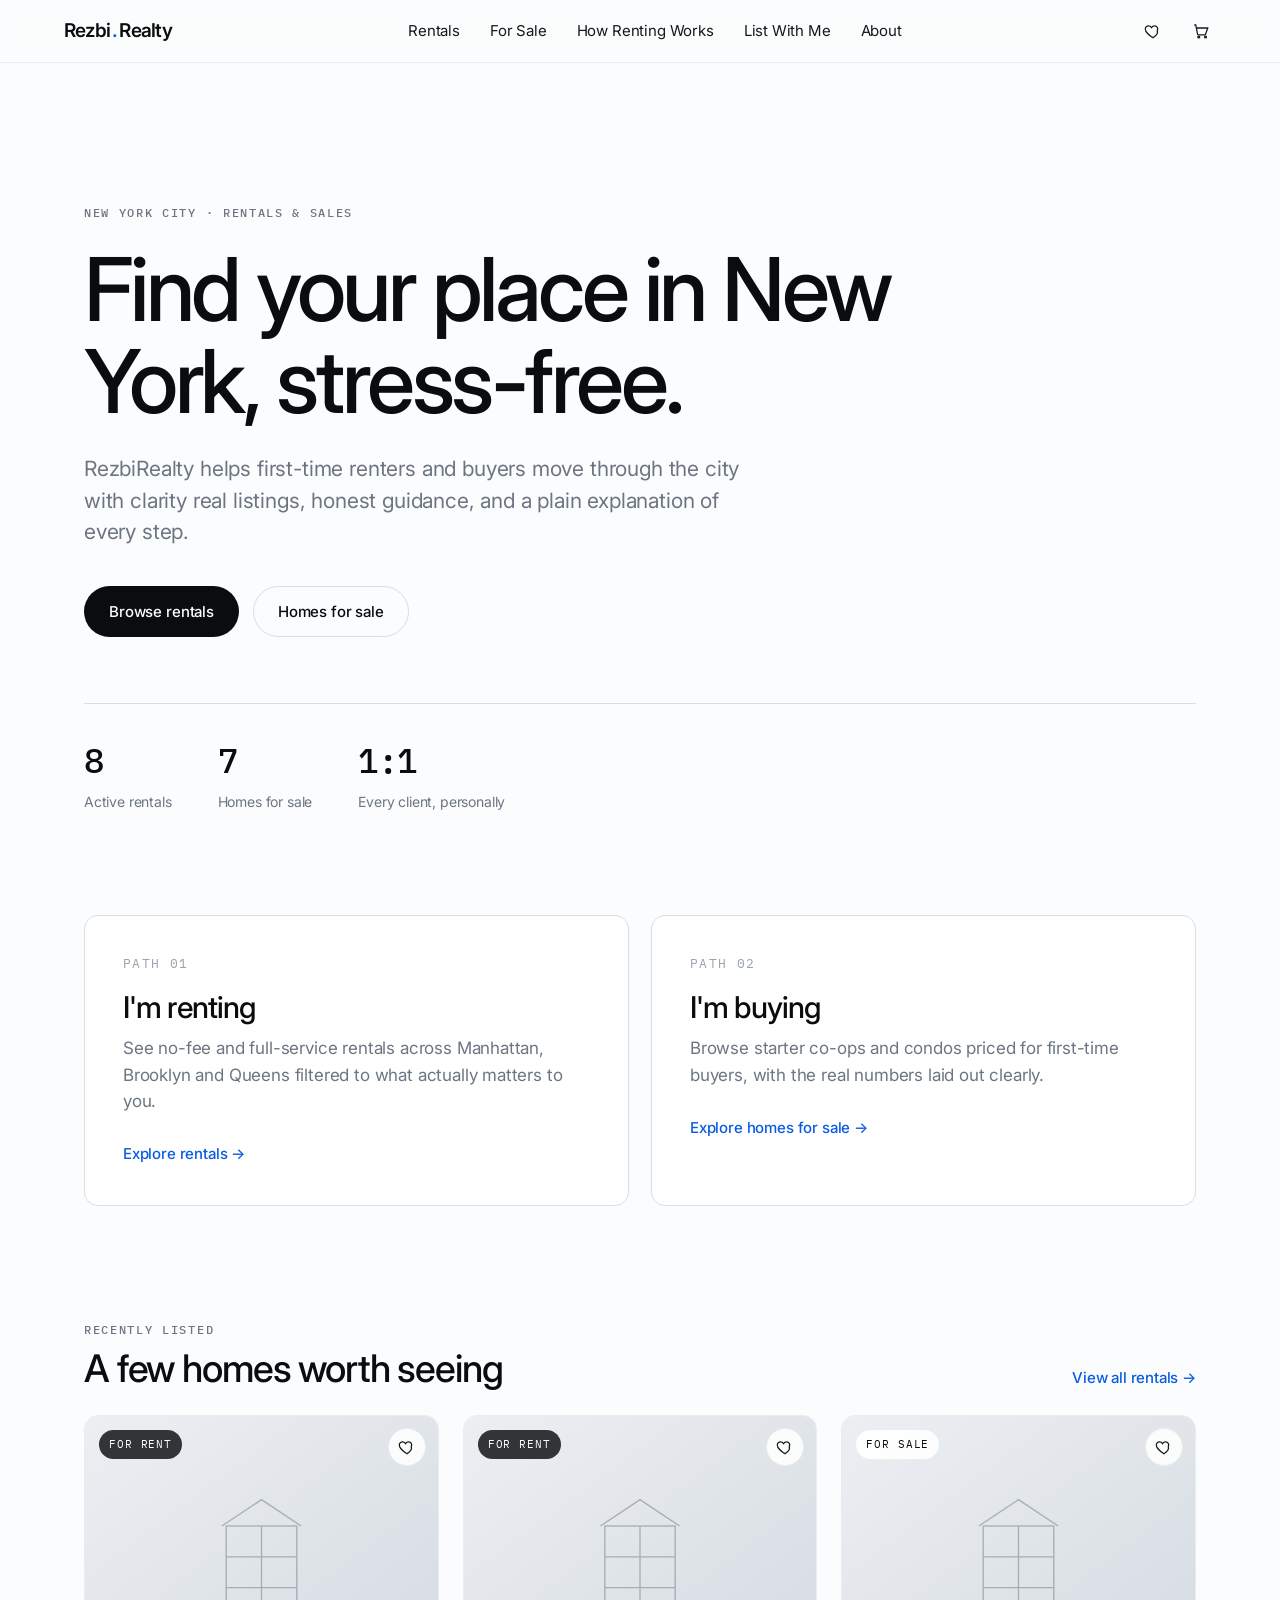
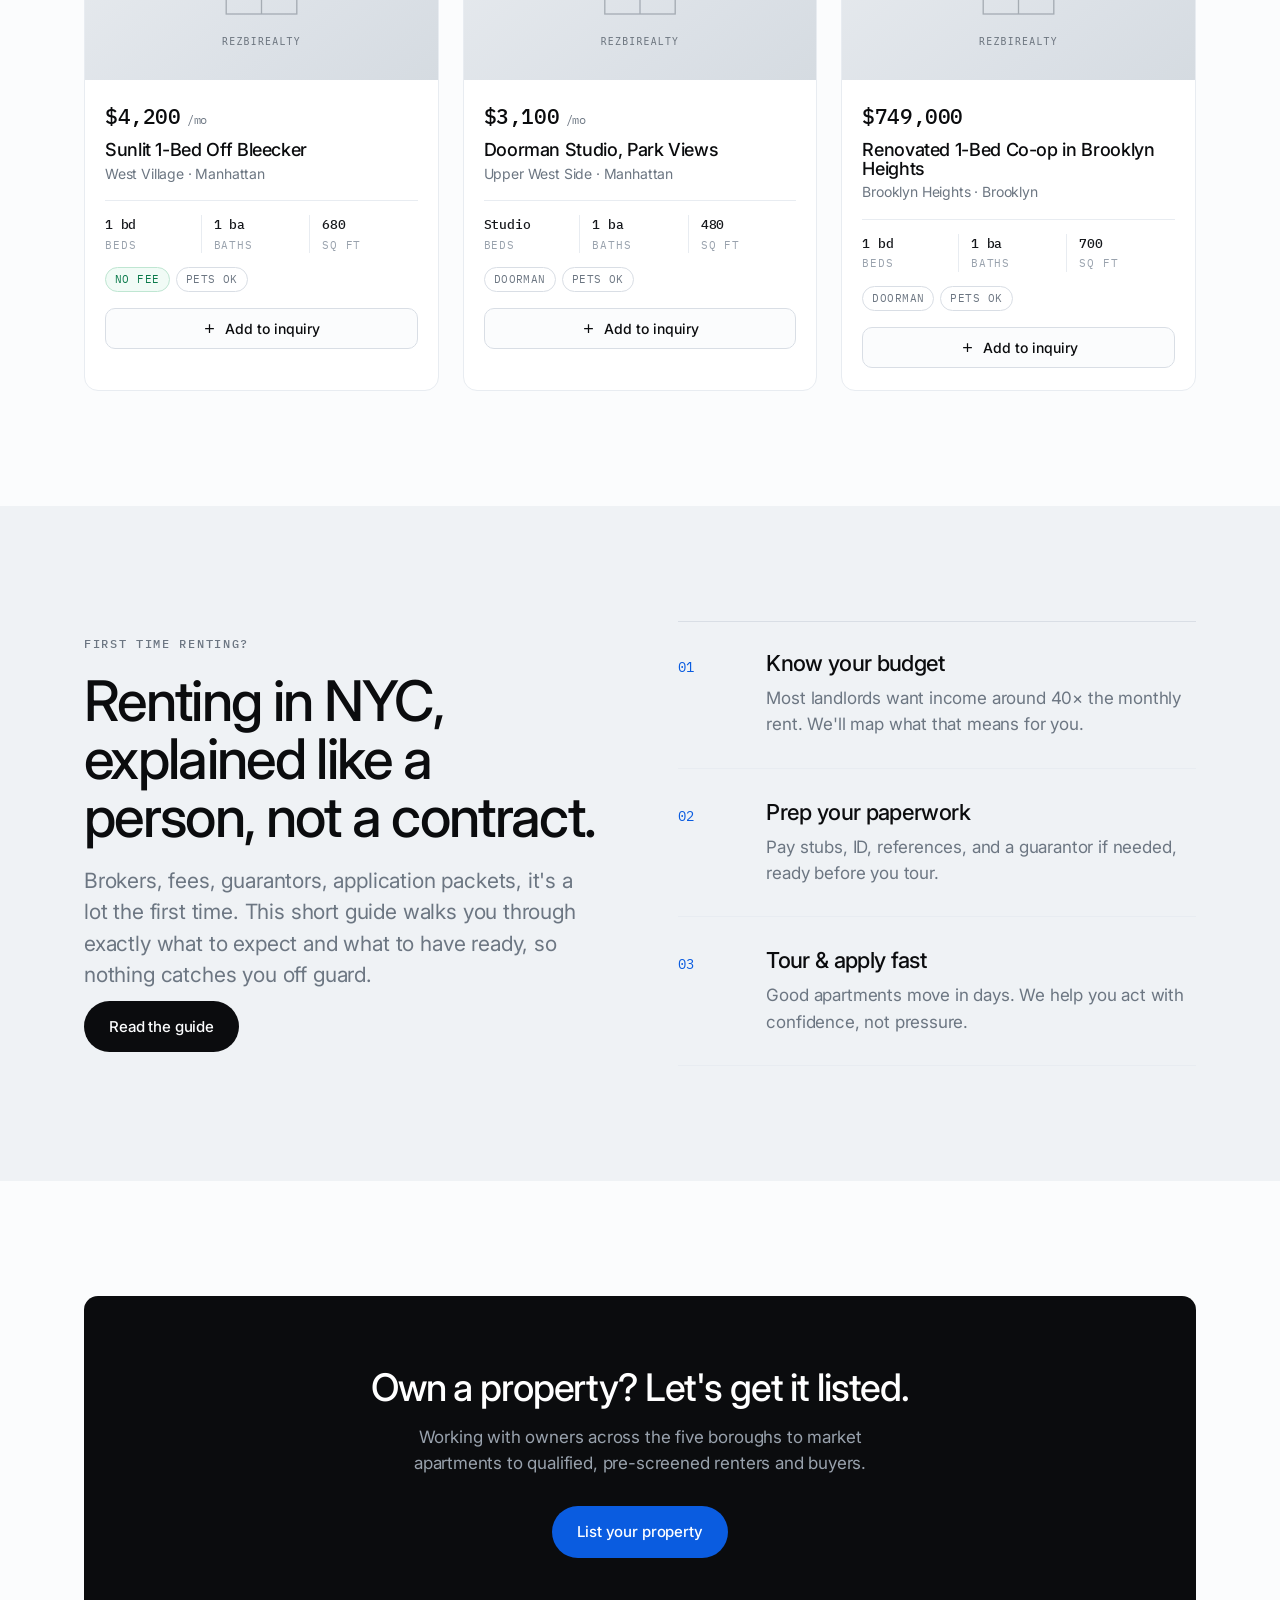
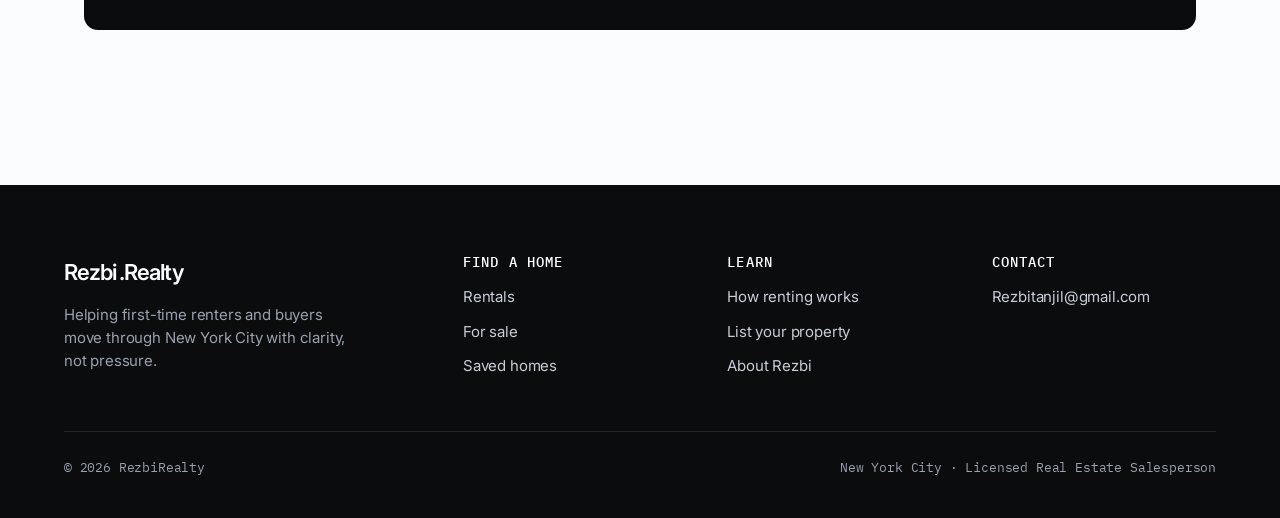
<file: index.html>
<!DOCTYPE html>
<html lang="en">
<head>
<meta charset="UTF-8">
<meta name="viewport" content="width=device-width, initial-scale=1">
<title>RezbiRealty — New York City Apartments for Rent & Sale</title>
<meta name="description" content="A calmer way to find your first New York City apartment. Rentals and homes for sale, with a clear guide to how renting actually works.">
<link rel="preconnect" href="https://fonts.googleapis.com">
<link rel="preconnect" href="https://fonts.gstatic.com" crossorigin>
<link href="https://fonts.googleapis.com/css2?family=Inter:wght@300;400;500;600;700&family=IBM+Plex+Mono:wght@400;500&display=swap" rel="stylesheet">
<link rel="stylesheet" href="css/style.css">
</head>
<body>

<!-- HERO -->
<section class="hero">
  <div class="wrap">
    <div class="eyebrow reveal">New York City · Rentals &amp; Sales</div>
    <h1 class="display reveal">Find your place in New York, stress-free.</h1>
    <p class="lead reveal">RezbiRealty helps first-time renters and buyers move through the city with clarity real listings, honest guidance, and a plain explanation of every step.</p>
    <div class="hero-actions reveal">
      <a class="btn btn-primary" href="rentals.html">Browse rentals</a>
      <a class="btn btn-ghost" href="sales.html">Homes for sale</a>
    </div>
    <div class="hero-stats reveal">
      <div class="stat"><div class="n" id="stat-rentals">—</div><div class="l">Active rentals</div></div>
      <div class="stat"><div class="n" id="stat-sales">—</div><div class="l">Homes for sale</div></div>
      <div class="stat"><div class="n">1:1</div><div class="l">Every client, personally</div></div>
    </div>
  </div>
</section>

<!-- RENT vs BUY -->
<section class="section" style="padding-top:0">
  <div class="wrap">
    <div class="paths">
      <a class="path-card reveal" href="rentals.html">
        <div class="num">PATH 01</div>
        <h3>I'm renting</h3>
        <p>See no-fee and full-service rentals across Manhattan, Brooklyn and Queens filtered to what actually matters to you.</p>
        <span class="link-arrow">Explore rentals →</span>
      </a>
      <a class="path-card reveal" href="sales.html">
        <div class="num">PATH 02</div>
        <h3>I'm buying</h3>
        <p>Browse starter co-ops and condos priced for first-time buyers, with the real numbers laid out clearly.</p>
        <span class="link-arrow">Explore homes for sale →</span>
      </a>
    </div>
  </div>
</section>

<!-- FEATURED -->
<section class="section" style="padding-top:0">
  <div class="wrap">
    <div class="results-head">
      <div><div class="eyebrow reveal">Recently listed</div><h2 class="h-lg reveal" style="margin-top:10px">A few homes worth seeing</h2></div>
      <a class="link-arrow reveal" href="rentals.html">View all rentals →</a>
    </div>
    <div class="grid" id="featured"></div>
  </div>
</section>

<!-- PROCESS TEASER -->
<section class="section" style="background:var(--mist)">
  <div class="wrap split">
    <div class="stack-sm reveal">
      <div class="eyebrow">First time renting?</div>
      <h2 class="h-xl">Renting in NYC, explained like a person, not a contract.</h2>
      <p class="lead">Brokers, fees, guarantors, application packets, it's a lot the first time. This short guide walks you through exactly what to expect and what to have ready, so nothing catches you off guard.</p>
      <div style="margin-top:10px"><a class="btn btn-primary" href="guide.html">Read the guide</a></div>
    </div>
    <div class="reveal">
      <div class="steps">
        <div class="step"><div class="step-n"></div><div><h3>Know your budget</h3><p>Most landlords want income around 40× the monthly rent. We'll map what that means for you.</p></div></div>
        <div class="step"><div class="step-n"></div><div><h3>Prep your paperwork</h3><p>Pay stubs, ID, references, and a guarantor if needed, ready before you tour.</p></div></div>
        <div class="step"><div class="step-n"></div><div><h3>Tour &amp; apply fast</h3><p>Good apartments move in days. We help you act with confidence, not pressure.</p></div></div>
      </div>
    </div>
  </div>
</section>

<!-- OWNER CTA -->
<section class="section">
  <div class="wrap">
    <div class="cta-band reveal">
      <h2 class="h-lg">Own a property? Let's get it listed.</h2>
      <p>Working with owners across the five boroughs to market apartments to qualified, pre-screened renters and buyers.</p>
      <a class="btn btn-accent" href="owners.html">List your property</a>
    </div>
  </div>
</section>

<script src="data/listings.js"></script>
<script src="js/site.js"></script>
<script>
  document.addEventListener("DOMContentLoaded", () => {
    const L = window.LISTINGS.filter(x => x.status === "available");
    document.querySelector("#stat-rentals").textContent = L.filter(x => x.type === "rental").length;
    document.querySelector("#stat-sales").textContent = L.filter(x => x.type === "sale").length;
    const featured = [...L.filter(x => x.type === "rental").slice(0, 2), ...L.filter(x => x.type === "sale").slice(0, 1), L.filter(x => x.type === "rental")[2]].filter(Boolean).slice(0,3);
    document.querySelector("#featured").innerHTML = featured.map(cardHTML).join("");
    requestAnimationFrame(() => document.querySelectorAll("#featured .reveal").forEach(e => e.classList.add("in")));
  });
</script>
</body>
</html>
</file>
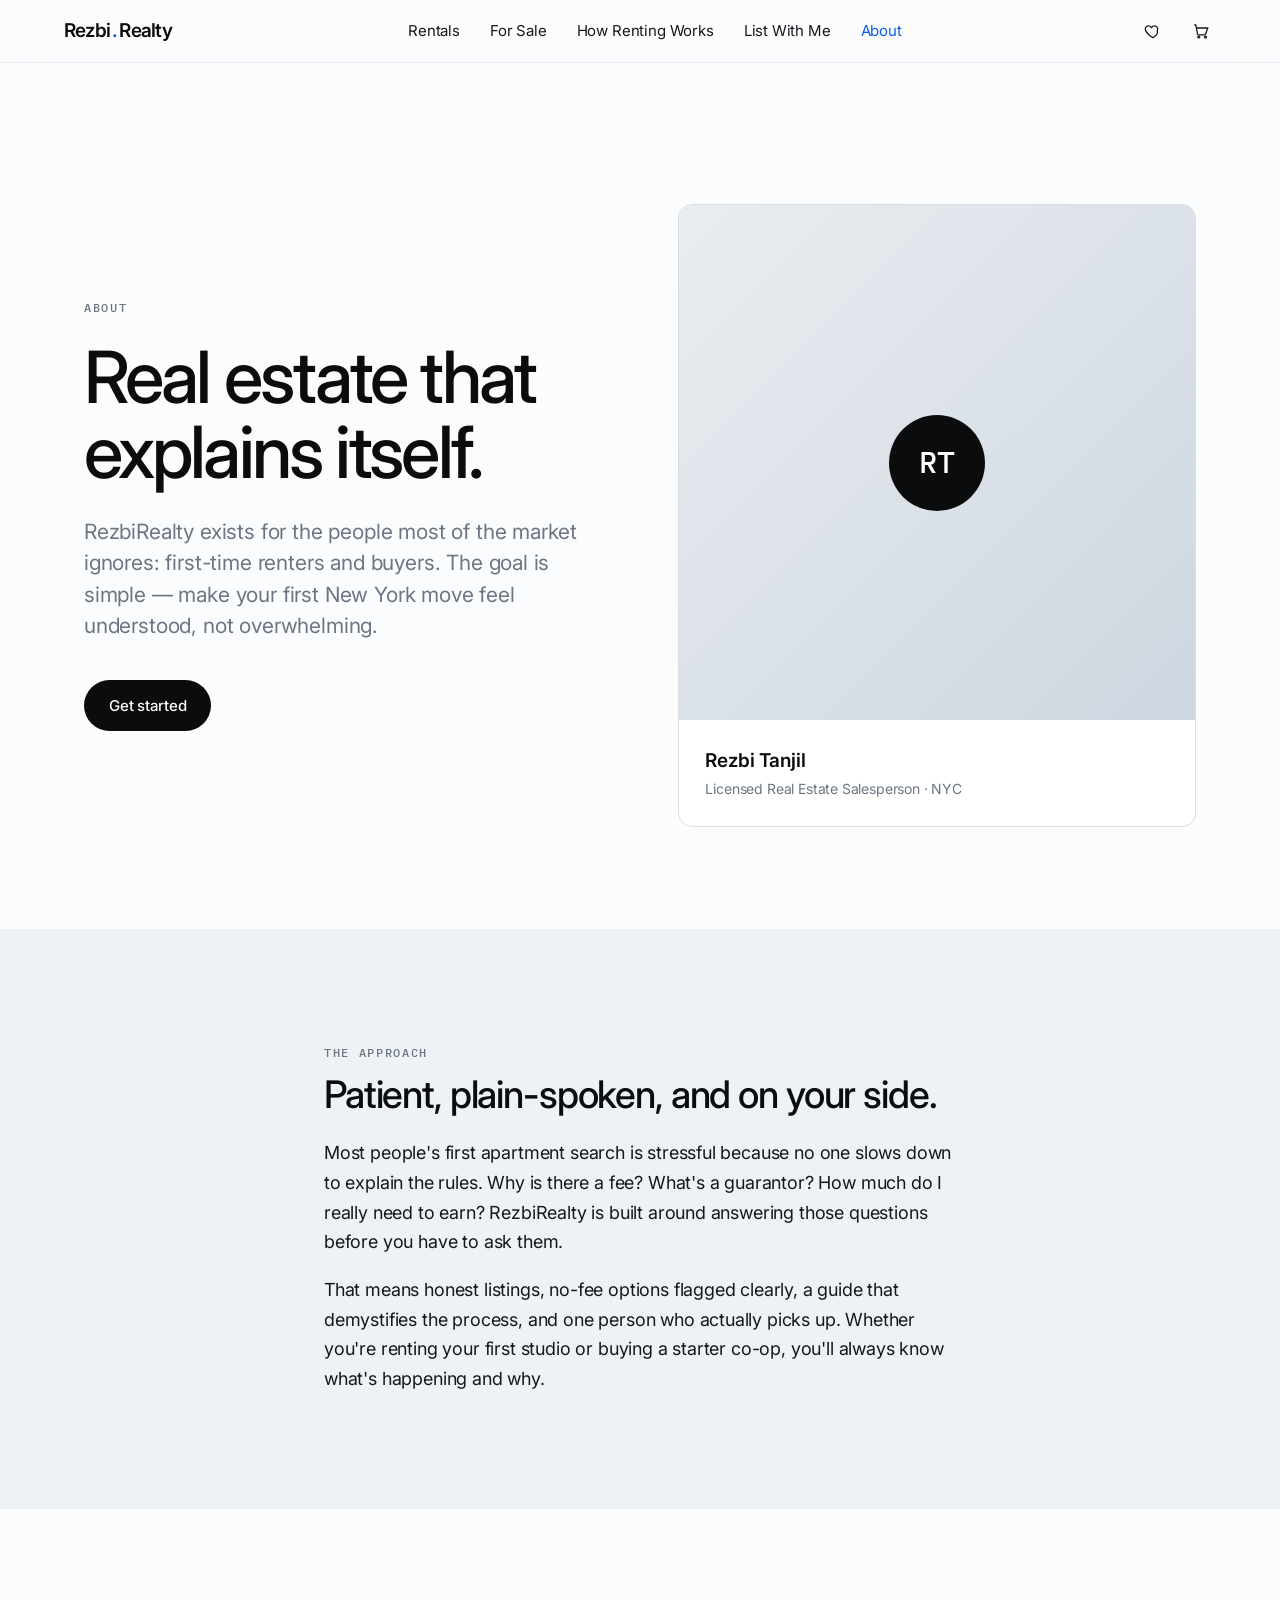
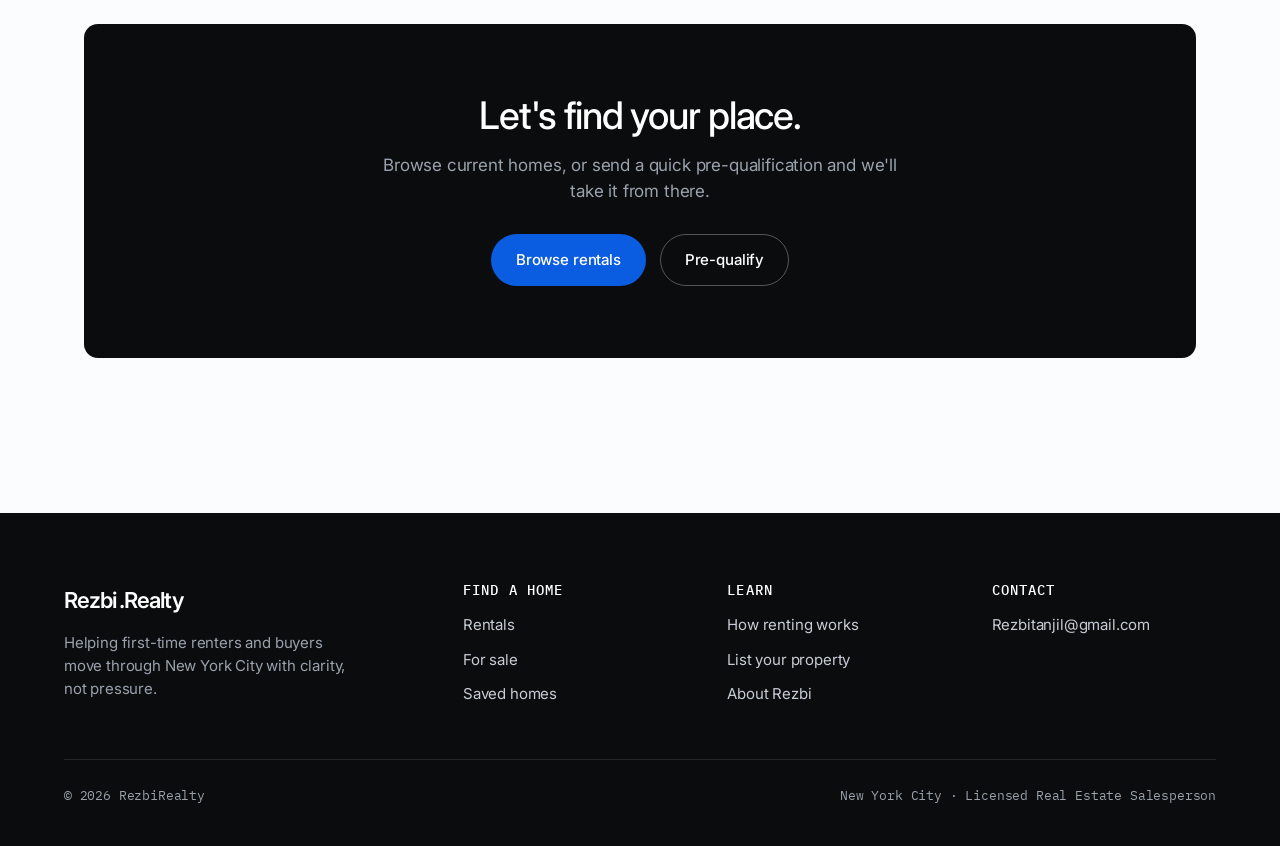
<file: about.html>
<!DOCTYPE html>
<html lang="en">
<head>
<meta charset="UTF-8">
<meta name="viewport" content="width=device-width, initial-scale=1">
<title>About — RezbiRealty</title>
<meta name="description" content="RezbiRealty is a personal, first-timer-friendly approach to renting and buying in New York City.">
<link rel="preconnect" href="https://fonts.googleapis.com">
<link rel="preconnect" href="https://fonts.gstatic.com" crossorigin>
<link href="https://fonts.googleapis.com/css2?family=Inter:wght@300;400;500;600;700&family=IBM+Plex+Mono:wght@400;500&display=swap" rel="stylesheet">
<link rel="stylesheet" href="css/style.css">
</head>
<body>

<section class="hero">
  <div class="wrap split">
    <div class="reveal stack-sm">
      <div class="eyebrow">About</div>
      <h1 class="display" style="font-size:clamp(36px,6vw,72px)">Real estate that explains itself.</h1>
      <p class="lead">RezbiRealty exists for the people most of the market ignores: first-time renters and buyers. The goal is simple — make your first New York move feel understood, not overwhelming.</p>
      <div style="margin-top:8px"><a class="btn btn-primary" href="saved.html">Get started</a></div>
    </div>
    <div class="reveal">
      <div class="path-card" style="padding:0;overflow:hidden">
        <div style="aspect-ratio:1/1;background:linear-gradient(135deg,#E9EDF1,#CDD6DF);display:grid;place-items:center">
          <div class="agent-avatar" style="width:96px;height:96px;font-size:30px">RT</div>
        </div>
        <div style="padding:26px">
          <div style="font-weight:600;font-size:19px">Rezbi Tanjil</div>
          <div style="color:var(--steel);font-size:14px;margin-top:2px">Licensed Real Estate Salesperson · NYC</div>
        </div>
      </div>
    </div>
  </div>
</section>

<section class="section" style="background:var(--mist)">
  <div class="wrap" style="max-width:760px">
    <div class="eyebrow reveal">The approach</div>
    <h2 class="h-lg reveal" style="margin:12px 0 24px">Patient, plain-spoken, and on your side.</h2>
    <div class="stack-sm reveal" style="font-size:18px;color:var(--graphite);line-height:1.65">
      <p>Most people's first apartment search is stressful because no one slows down to explain the rules. Why is there a fee? What's a guarantor? How much do I really need to earn? RezbiRealty is built around answering those questions before you have to ask them.</p>
      <p>That means honest listings, no-fee options flagged clearly, a guide that demystifies the process, and one person who actually picks up. Whether you're renting your first studio or buying a starter co-op, you'll always know what's happening and why.</p>
    </div>
  </div>
</section>

<section class="section">
  <div class="wrap">
    <div class="cta-band reveal">
      <h2 class="h-lg">Let's find your place.</h2>
      <p>Browse current homes, or send a quick pre-qualification and we'll take it from there.</p>
      <div class="hero-actions" style="justify-content:center">
        <a class="btn btn-accent" href="rentals.html">Browse rentals</a>
        <a class="btn btn-ghost" href="saved.html" style="color:#fff;border-color:rgba(255,255,255,.3)">Pre-qualify</a>
      </div>
    </div>
  </div>
</section>

<script src="data/listings.js"></script>
<script src="js/site.js"></script>
</body>
</html>
</file>
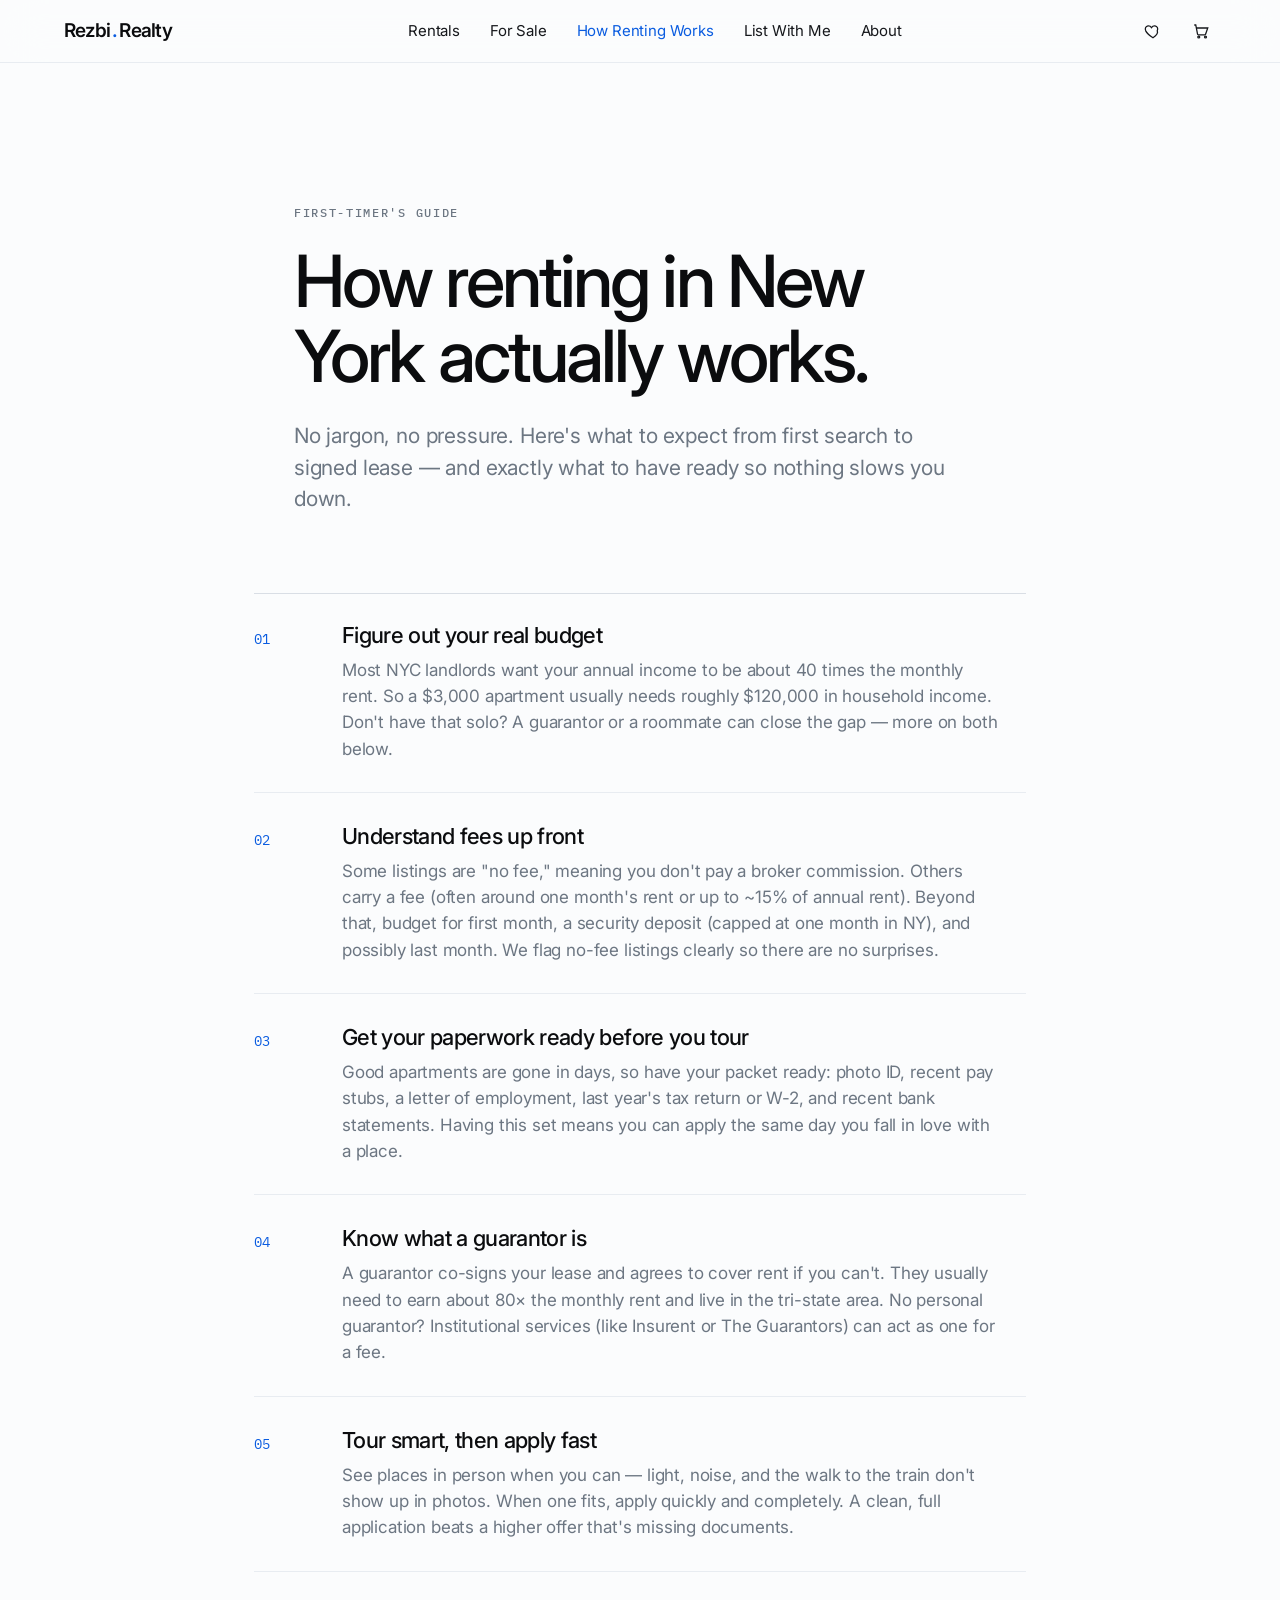
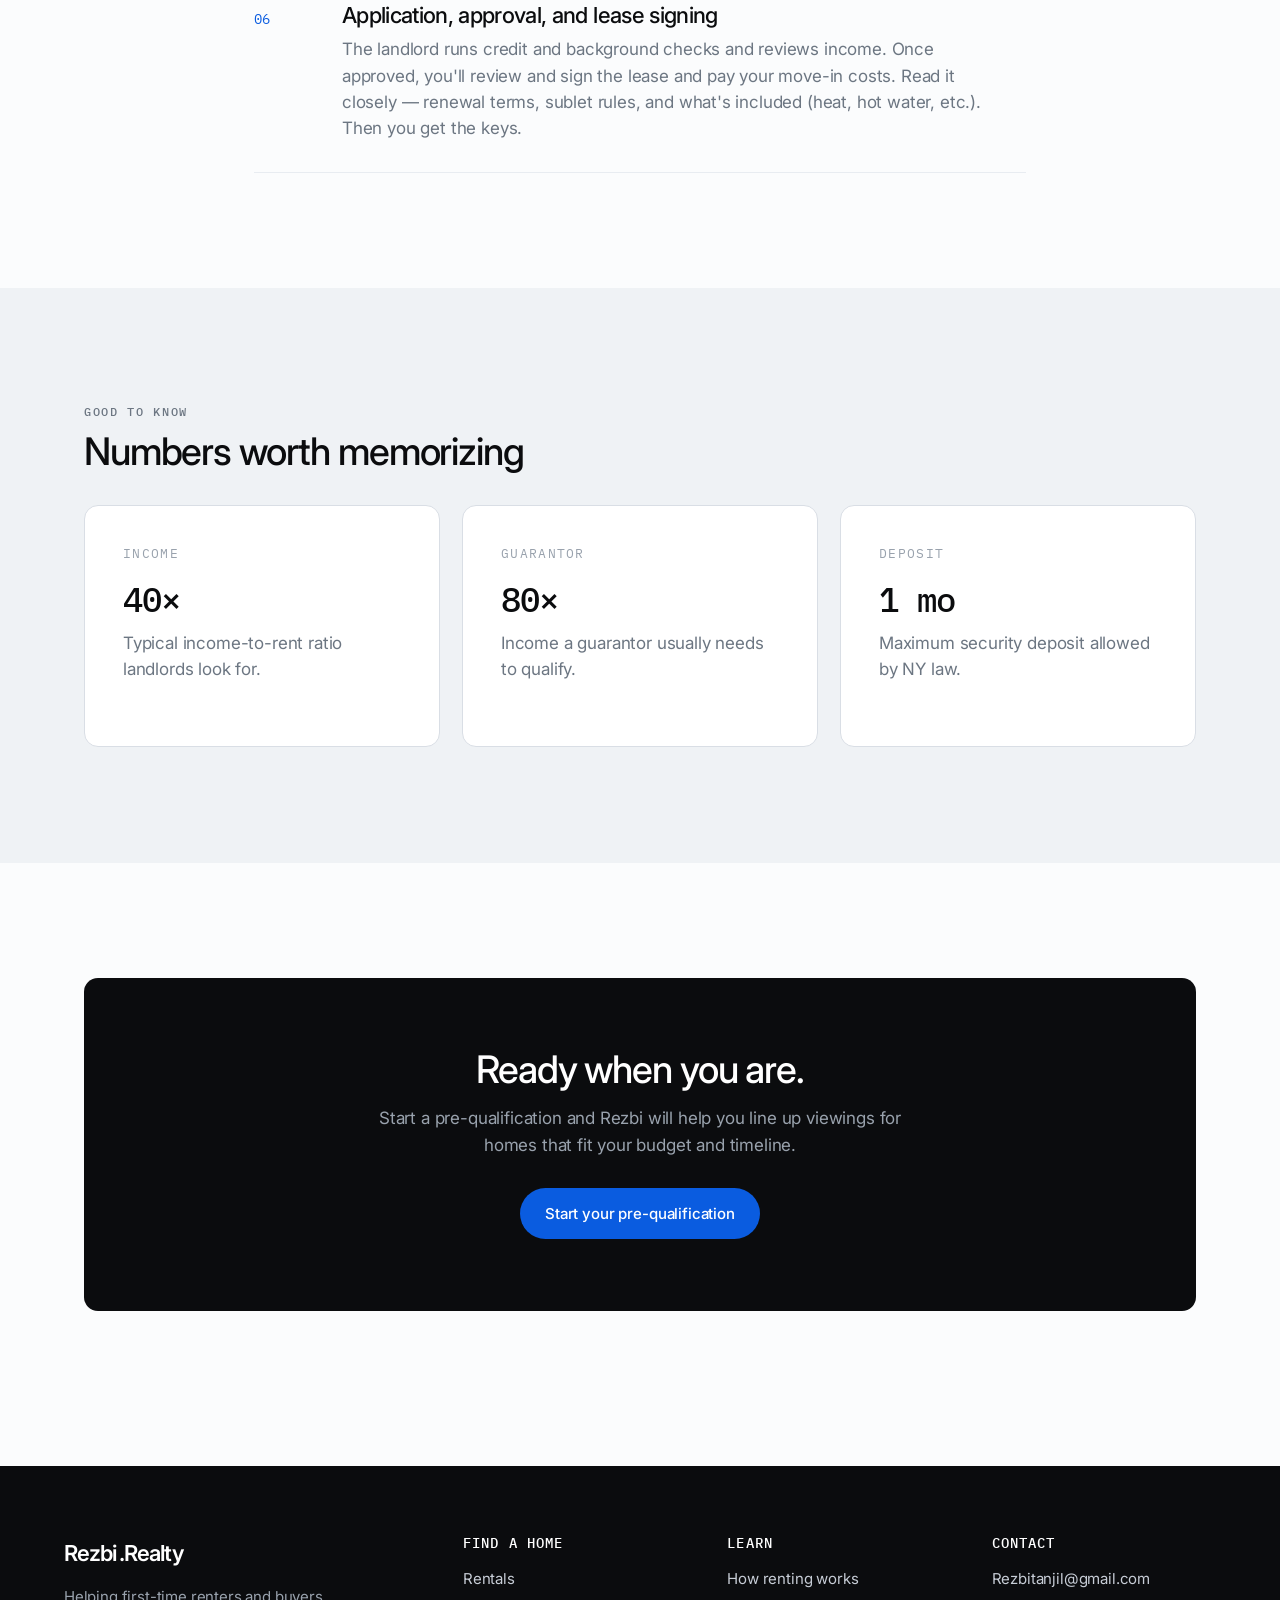
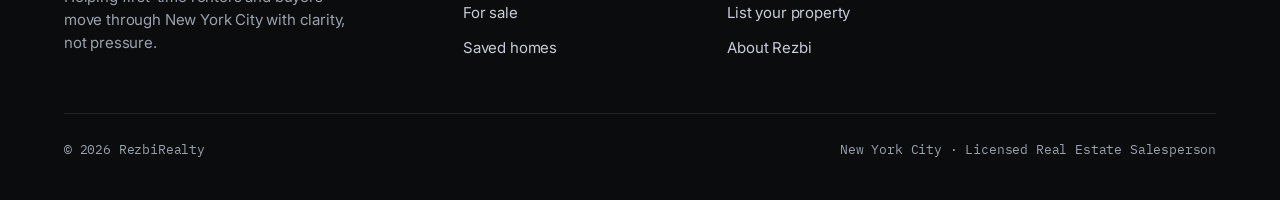
<file: guide.html>
<!DOCTYPE html>
<html lang="en">
<head>
<meta charset="UTF-8">
<meta name="viewport" content="width=device-width, initial-scale=1">
<title>How Renting in NYC Works — RezbiRealty</title>
<meta name="description" content="A plain-English guide to renting your first New York City apartment: budgets, paperwork, fees, guarantors, and the application process.">
<link rel="preconnect" href="https://fonts.googleapis.com">
<link rel="preconnect" href="https://fonts.gstatic.com" crossorigin>
<link href="https://fonts.googleapis.com/css2?family=Inter:wght@300;400;500;600;700&family=IBM+Plex+Mono:wght@400;500&display=swap" rel="stylesheet">
<link rel="stylesheet" href="css/style.css">
</head>
<body>

<section class="hero" style="padding-bottom:40px">
  <div class="wrap" style="max-width:820px">
    <div class="eyebrow reveal">First-timer's guide</div>
    <h1 class="display reveal" style="font-size:clamp(36px,6vw,72px)">How renting in New York actually works.</h1>
    <p class="lead reveal">No jargon, no pressure. Here's what to expect from first search to signed lease — and exactly what to have ready so nothing slows you down.</p>
  </div>
</section>

<section class="wrap section" style="padding-top:0;max-width:900px">
  <div class="steps">
    <div class="step reveal"><div class="step-n"></div><div><h3>Figure out your real budget</h3><p>Most NYC landlords want your annual income to be about 40 times the monthly rent. So a $3,000 apartment usually needs roughly $120,000 in household income. Don't have that solo? A guarantor or a roommate can close the gap — more on both below.</p></div></div>
    <div class="step reveal"><div class="step-n"></div><div><h3>Understand fees up front</h3><p>Some listings are "no fee," meaning you don't pay a broker commission. Others carry a fee (often around one month's rent or up to ~15% of annual rent). Beyond that, budget for first month, a security deposit (capped at one month in NY), and possibly last month. We flag no-fee listings clearly so there are no surprises.</p></div></div>
    <div class="step reveal"><div class="step-n"></div><div><h3>Get your paperwork ready before you tour</h3><p>Good apartments are gone in days, so have your packet ready: photo ID, recent pay stubs, a letter of employment, last year's tax return or W-2, and recent bank statements. Having this set means you can apply the same day you fall in love with a place.</p></div></div>
    <div class="step reveal"><div class="step-n"></div><div><h3>Know what a guarantor is</h3><p>A guarantor co-signs your lease and agrees to cover rent if you can't. They usually need to earn about 80× the monthly rent and live in the tri-state area. No personal guarantor? Institutional services (like Insurent or The Guarantors) can act as one for a fee.</p></div></div>
    <div class="step reveal"><div class="step-n"></div><div><h3>Tour smart, then apply fast</h3><p>See places in person when you can — light, noise, and the walk to the train don't show up in photos. When one fits, apply quickly and completely. A clean, full application beats a higher offer that's missing documents.</p></div></div>
    <div class="step reveal"><div class="step-n"></div><div><h3>Application, approval, and lease signing</h3><p>The landlord runs credit and background checks and reviews income. Once approved, you'll review and sign the lease and pay your move-in costs. Read it closely — renewal terms, sublet rules, and what's included (heat, hot water, etc.). Then you get the keys.</p></div></div>
  </div>
</section>

<!-- QUICK FACTS -->
<section class="section" style="background:var(--mist)">
  <div class="wrap">
    <div class="eyebrow reveal">Good to know</div>
    <h2 class="h-lg reveal" style="margin-top:10px;margin-bottom:34px">Numbers worth memorizing</h2>
    <div class="paths" style="grid-template-columns:repeat(3,1fr)">
      <div class="path-card reveal"><div class="num">INCOME</div><h3 style="font-family:var(--mono);font-size:34px">40×</h3><p>Typical income-to-rent ratio landlords look for.</p></div>
      <div class="path-card reveal"><div class="num">GUARANTOR</div><h3 style="font-family:var(--mono);font-size:34px">80×</h3><p>Income a guarantor usually needs to qualify.</p></div>
      <div class="path-card reveal"><div class="num">DEPOSIT</div><h3 style="font-family:var(--mono);font-size:34px">1 mo</h3><p>Maximum security deposit allowed by NY law.</p></div>
    </div>
  </div>
</section>

<!-- CTA -->
<section class="section">
  <div class="wrap">
    <div class="cta-band reveal">
      <h2 class="h-lg">Ready when you are.</h2>
      <p>Start a pre-qualification and Rezbi will help you line up viewings for homes that fit your budget and timeline.</p>
      <a class="btn btn-accent" href="saved.html">Start your pre-qualification</a>
    </div>
  </div>
</section>

<script src="data/listings.js"></script>
<script src="js/site.js"></script>
</body>
</html>
</file>
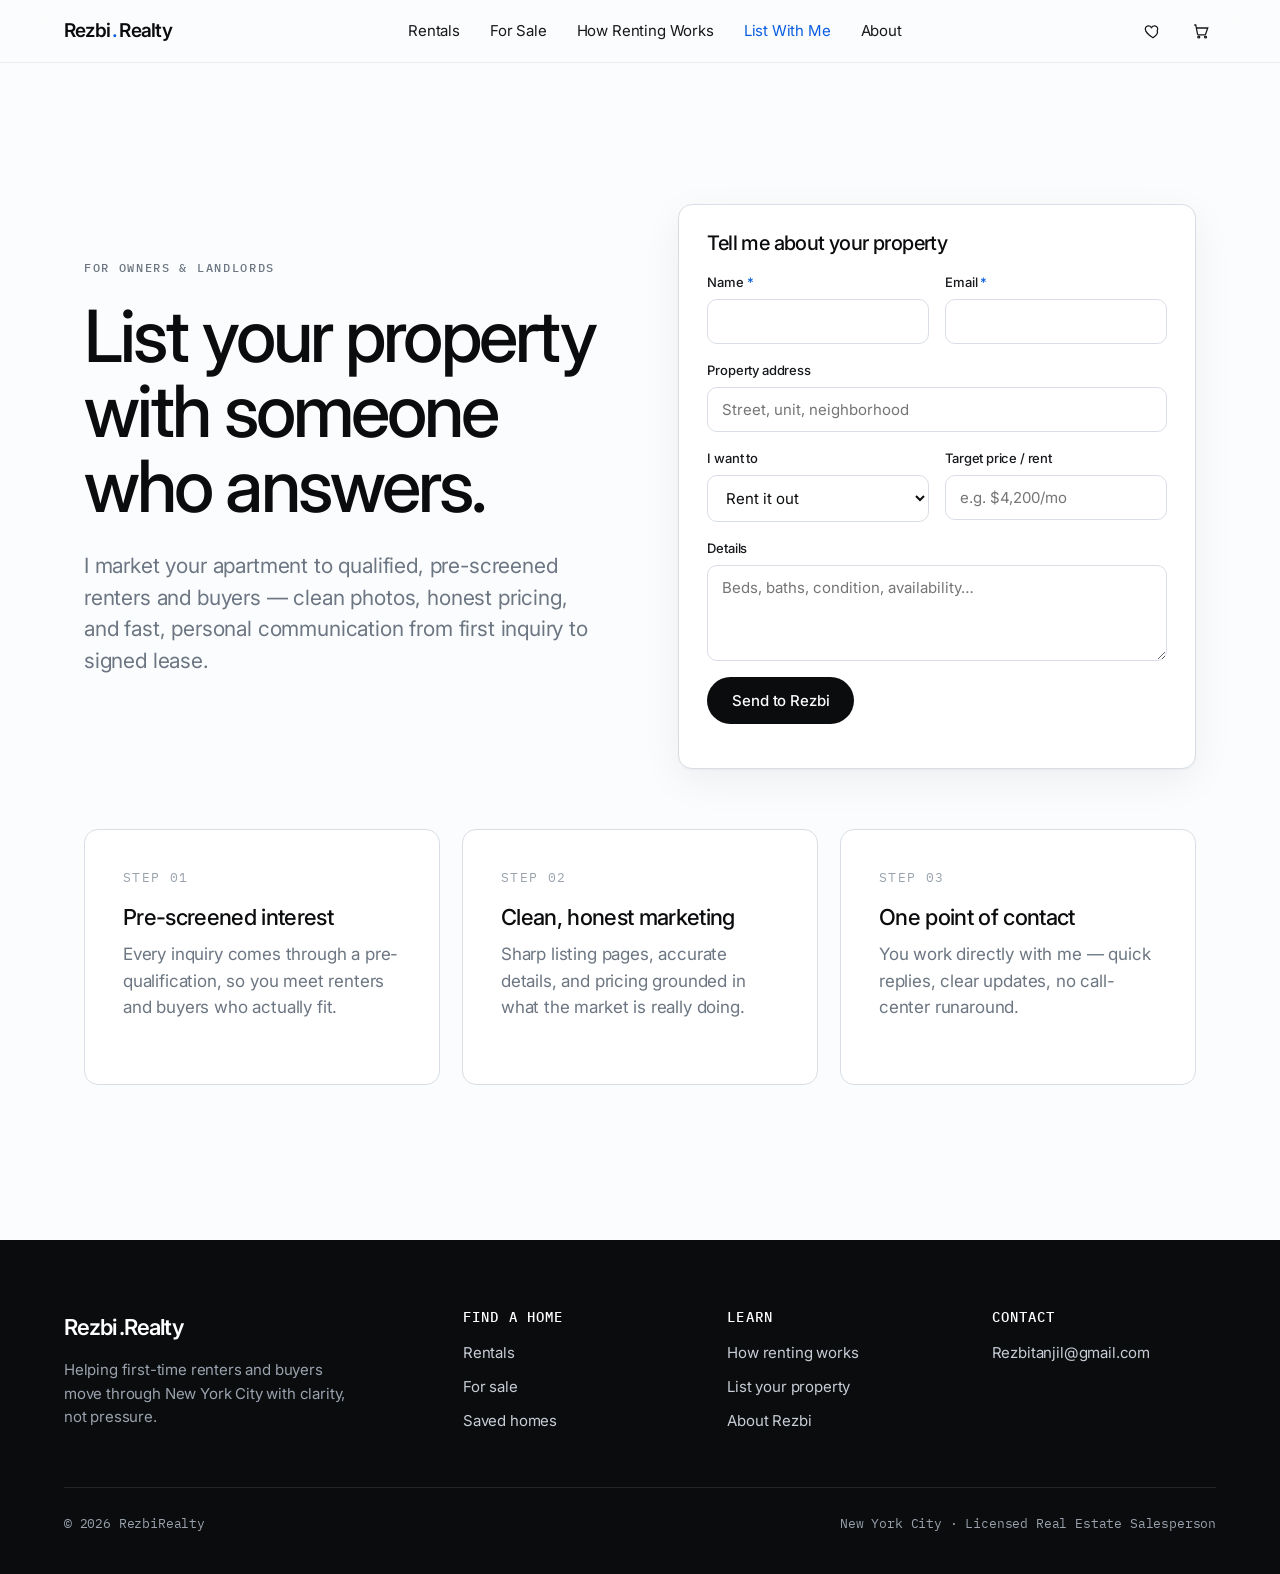
<file: owners.html>
<!DOCTYPE html>
<html lang="en">
<head>
<meta charset="UTF-8">
<meta name="viewport" content="width=device-width, initial-scale=1">
<title>List Your Property — RezbiRealty</title>
<meta name="description" content="Own an apartment in NYC? List it with RezbiRealty to reach qualified, pre-screened renters and buyers.">
<link rel="preconnect" href="https://fonts.googleapis.com">
<link rel="preconnect" href="https://fonts.gstatic.com" crossorigin>
<link href="https://fonts.googleapis.com/css2?family=Inter:wght@300;400;500;600;700&family=IBM+Plex+Mono:wght@400;500&display=swap" rel="stylesheet">
<link rel="stylesheet" href="css/style.css">
</head>
<body>

<section class="hero" style="padding-bottom:30px">
  <div class="wrap split">
    <div class="reveal stack-sm">
      <div class="eyebrow">For owners &amp; landlords</div>
      <h1 class="display" style="font-size:clamp(36px,6vw,72px)">List your property with someone who answers.</h1>
      <p class="lead">I market your apartment to qualified, pre-screened renters and buyers — clean photos, honest pricing, and fast, personal communication from first inquiry to signed lease.</p>
    </div>
    <div class="reveal">
      <div class="cart-summary" style="position:static">
        <h3 class="h-md" style="font-size:20px;margin-bottom:18px">Tell me about your property</h3>
        <form id="ownerform" class="form-grid">
          <div class="form-grid two">
            <div class="form-field"><label>Name <span class="req">*</span></label><input class="form-control" name="name" required></div>
            <div class="form-field"><label>Email <span class="req">*</span></label><input class="form-control" type="email" name="email" required></div>
          </div>
          <div class="form-field"><label>Property address</label><input class="form-control" name="address" placeholder="Street, unit, neighborhood"></div>
          <div class="form-grid two">
            <div class="form-field"><label>I want to</label><select class="form-control" name="goal"><option>Rent it out</option><option>Sell it</option><option>Not sure yet</option></select></div>
            <div class="form-field"><label>Target price / rent</label><input class="form-control" name="price" placeholder="e.g. $4,200/mo"></div>
          </div>
          <div class="form-field"><label>Details</label><textarea class="form-control" name="message" placeholder="Beds, baths, condition, availability…"></textarea></div>
          <button class="btn btn-primary" type="submit" style="justify-self:start">Send to Rezbi</button>
          <div id="owner-ok"></div>
        </form>
      </div>
    </div>
  </div>
</section>

<section class="section" style="padding-top:30px">
  <div class="wrap">
    <div class="paths" style="grid-template-columns:repeat(3,1fr)">
      <div class="path-card reveal"><div class="num">STEP 01</div><h3 style="font-size:22px">Pre-screened interest</h3><p>Every inquiry comes through a pre-qualification, so you meet renters and buyers who actually fit.</p></div>
      <div class="path-card reveal"><div class="num">STEP 02</div><h3 style="font-size:22px">Clean, honest marketing</h3><p>Sharp listing pages, accurate details, and pricing grounded in what the market is really doing.</p></div>
      <div class="path-card reveal"><div class="num">STEP 03</div><h3 style="font-size:22px">One point of contact</h3><p>You work directly with me — quick replies, clear updates, no call-center runaround.</p></div>
    </div>
  </div>
</section>

<script src="data/listings.js"></script>
<script src="js/site.js"></script>
<script>
document.addEventListener("DOMContentLoaded", () => {
  const form = document.querySelector("#ownerform");
  form.addEventListener("submit", async (e) => {
    e.preventDefault();
    const d = Object.fromEntries(new FormData(form).entries());
    const body = `New property inquiry — RezbiRealty\n\nName: ${d.name}\nEmail: ${d.email}\nAddress: ${d.address||"—"}\nGoal: ${d.goal}\nTarget: ${d.price||"—"}\n\nDetails:\n${d.message||"—"}`;
    if (CONFIG.formEndpoint) {
      try { const r = await fetch(CONFIG.formEndpoint,{method:"POST",headers:{Accept:"application/json"},body:new FormData(form)});
        if (r.ok) { done(); return; } } catch(_){}
    }
    window.location.href = `mailto:${CONFIG.email}?subject=${encodeURIComponent("Property listing — "+d.name)}&body=${encodeURIComponent(body)}`;
    done(true);
  });
  function done(v){ form.innerHTML = `<div class="form-success"><strong>Thanks, got it.</strong><br>${v?"Your email app should be open — press send and Rezbi will be in touch.":"Rezbi will reach out shortly to talk through listing your property."}</div>`; }
});
</script>
</body>
</html>
</file>
<file: css/style.css>
/* ============================================================================
   REZBIREALTY — DESIGN SYSTEM
   Cold, sleek, minimal. Generous whitespace, hairline rules, grayscale photography,
   technical mono type for data. You normally won't need to edit this file.
   ============================================================================ */

:root {
  /* Cold palette */
  --ink:       #0B0C0E;   /* near-black, slightly blue */
  --graphite:  #16181C;
  --snow:      #FBFCFD;   /* page background (cool white) */
  --mist:      #EFF2F5;   /* section / card surfaces */
  --cloud:     #E6EBF0;   /* subtle fills */
  --line:      #D9DEE5;   /* hairlines */
  --line-soft: #E8ECF1;
  --steel:     #6C7682;   /* muted text */
  --steel-2:   #99A2AD;
  --accent:    #0A5CE0;   /* cold blue, used sparingly */
  --accent-deep:#0848B3;
  --white:     #FFFFFF;

  /* Type */
  --sans: "Inter", -apple-system, BlinkMacSystemFont, "Segoe UI", Roboto, sans-serif;
  --mono: "IBM Plex Mono", ui-monospace, "SF Mono", Menlo, monospace;

  /* Rhythm */
  --maxw: 1240px;
  --gutter: clamp(20px, 5vw, 64px);
  --radius: 14px;
  --radius-sm: 10px;
  --shadow: 0 1px 2px rgba(11,12,14,.04), 0 12px 40px rgba(11,12,14,.06);
  --ease: cubic-bezier(.22,.61,.36,1);
}

/* ---------- Reset ---------- */
*, *::before, *::after { box-sizing: border-box; }
html { -webkit-text-size-adjust: 100%; scroll-behavior: smooth; }
body {
  margin: 0; background: var(--snow); color: var(--ink);
  font-family: var(--sans); font-weight: 400; line-height: 1.55;
  font-size: 17px; letter-spacing: -0.01em;
  -webkit-font-smoothing: antialiased; text-rendering: optimizeLegibility;
}
img { max-width: 100%; display: block; }
a { color: inherit; text-decoration: none; }
button { font-family: inherit; cursor: pointer; }
h1, h2, h3, h4 { margin: 0; font-weight: 500; letter-spacing: -0.03em; line-height: 1.04; }
p { margin: 0; }
:focus-visible { outline: 2px solid var(--accent); outline-offset: 3px; border-radius: 4px; }

/* ---------- Layout helpers ---------- */
.wrap { max-width: var(--maxw); margin: 0 auto; padding-inline: var(--gutter); }
.wrap-wide { max-width: 1480px; margin: 0 auto; padding-inline: var(--gutter); }
.section { padding-block: clamp(64px, 9vw, 130px); }
.eyebrow {
  font-family: var(--mono); font-size: 12px; font-weight: 500;
  letter-spacing: 0.14em; text-transform: uppercase; color: var(--steel);
}
.lead { font-size: clamp(18px, 2vw, 21px); color: var(--steel); max-width: 52ch; line-height: 1.5; }

/* Display scale (Apple-like: large + light) */
.display { font-size: clamp(40px, 7vw, 88px); font-weight: 500; letter-spacing: -0.04em; }
.h-xl { font-size: clamp(32px, 4.4vw, 56px); font-weight: 500; }
.h-lg { font-size: clamp(26px, 3vw, 38px); }
.h-md { font-size: clamp(20px, 2.2vw, 26px); }

/* ---------- Buttons (Apple pill) ---------- */
.btn {
  display: inline-flex; align-items: center; gap: 9px;
  padding: 13px 24px; border-radius: 980px; border: 1px solid transparent;
  font-size: 15px; font-weight: 500; letter-spacing: -0.01em;
  transition: transform .25s var(--ease), background .25s var(--ease), color .25s var(--ease), border-color .25s var(--ease);
  white-space: nowrap;
}
.btn:active { transform: scale(.97); }
.btn-primary { background: var(--ink); color: var(--snow); }
.btn-primary:hover { background: var(--accent); }
.btn-ghost { background: transparent; color: var(--ink); border-color: var(--line); }
.btn-ghost:hover { border-color: var(--ink); }
.btn-accent { background: var(--accent); color: #fff; }
.btn-accent:hover { background: var(--accent-deep); }
.btn-sm { padding: 9px 16px; font-size: 14px; }
.link-arrow { color: var(--accent); font-weight: 500; font-size: 15px; }
.link-arrow:hover { text-decoration: underline; }

/* ---------- Header ---------- */
.site-header {
  position: sticky; top: 0; z-index: 200;
  background: rgba(251,252,253,.72); backdrop-filter: saturate(180%) blur(20px);
  border-bottom: 1px solid var(--line-soft);
}
.nav { display: flex; align-items: center; justify-content: space-between; height: 62px; }
.brand { display: flex; align-items: baseline; gap: 2px; font-weight: 600; font-size: 19px; letter-spacing: -0.04em; }
.brand b { color: var(--ink); font-weight: 600; }
.brand span { color: var(--accent); }
.nav-links { display: flex; align-items: center; gap: 30px; list-style: none; margin: 0; padding: 0; }
.nav-links a { font-size: 15px; color: var(--graphite); transition: color .2s; }
.nav-links a:hover, .nav-links a.active { color: var(--accent); }
.nav-right { display: flex; align-items: center; gap: 18px; }
.icon-btn {
  position: relative; background: none; border: 0; display: inline-flex; align-items: center;
  gap: 7px; color: var(--graphite); font-size: 14px; padding: 6px;
}
.icon-btn:hover { color: var(--accent); }
.icon-btn .count {
  position: absolute; top: -3px; right: -6px; min-width: 17px; height: 17px;
  background: var(--accent); color: #fff; border-radius: 980px; font-size: 11px;
  font-family: var(--mono); display: grid; place-items: center; padding: 0 4px;
}
.nav-toggle { display: none; background: none; border: 0; padding: 8px; }
.nav-toggle svg { width: 22px; height: 22px; }
.mobile-menu { display: none; }

/* ---------- Footer ---------- */
.site-footer { background: var(--ink); color: #C7CDD6; padding-block: 70px 40px; margin-top: 40px; }
.site-footer a { color: #C7CDD6; }
.site-footer a:hover { color: #fff; }
.footer-grid { display: grid; grid-template-columns: 1.6fr 1fr 1fr 1fr; gap: 40px; }
.footer-grid h4 { color: #fff; font-size: 14px; font-family: var(--mono); font-weight: 500; letter-spacing: .08em; text-transform: uppercase; margin-bottom: 16px; }
.footer-grid ul { list-style: none; margin: 0; padding: 0; display: grid; gap: 11px; font-size: 15px; }
.footer-brand .brand { color: #fff; font-size: 22px; margin-bottom: 14px; }
.footer-brand .brand b { color: #fff; }
.footer-brand p { color: var(--steel-2); max-width: 32ch; font-size: 15px; }
.footer-bottom { margin-top: 54px; padding-top: 26px; border-top: 1px solid rgba(255,255,255,.1); display: flex; justify-content: space-between; gap: 16px; font-size: 13px; color: var(--steel-2); font-family: var(--mono); }

/* ---------- Hero ---------- */
.hero { position: relative; padding-top: clamp(70px, 11vw, 150px); padding-bottom: clamp(50px, 8vw, 110px); }
.hero .eyebrow { margin-bottom: 22px; }
.hero h1 { max-width: 16ch; margin-bottom: 26px; }
.hero .lead { margin-bottom: 38px; }
.hero-actions { display: flex; gap: 14px; flex-wrap: wrap; }
.hero-stats { display: flex; gap: 46px; margin-top: 66px; padding-top: 30px; border-top: 1px solid var(--line); flex-wrap: wrap; }
.hero-stats .stat .n { font-family: var(--mono); font-size: clamp(26px, 3vw, 34px); font-weight: 500; letter-spacing: -0.02em; }
.hero-stats .stat .l { font-size: 14px; color: var(--steel); margin-top: 4px; }

/* ---------- Split / generic two-col ---------- */
.split { display: grid; grid-template-columns: 1fr 1fr; gap: clamp(30px, 6vw, 90px); align-items: center; }
.stack-sm > * + * { margin-top: 18px; }

/* ---------- Path cards (rent vs buy) ---------- */
.paths { display: grid; grid-template-columns: 1fr 1fr; gap: 22px; }
.path-card {
  position: relative; border: 1px solid var(--line); border-radius: var(--radius);
  padding: 38px; background: var(--white); overflow: hidden;
  transition: transform .4s var(--ease), border-color .3s, box-shadow .4s var(--ease);
}
.path-card:hover { transform: translateY(-4px); border-color: var(--ink); box-shadow: var(--shadow); }
.path-card .num { font-family: var(--mono); font-size: 13px; color: var(--steel-2); letter-spacing: .1em; }
.path-card h3 { font-size: 30px; margin: 18px 0 12px; }
.path-card p { color: var(--steel); margin-bottom: 26px; }

/* ---------- Listing grid + cards ---------- */
.results-head { display: flex; align-items: flex-end; justify-content: space-between; gap: 20px; margin-bottom: 26px; flex-wrap: wrap; }
.results-count { font-family: var(--mono); font-size: 13px; color: var(--steel); letter-spacing: .04em; }
.grid {
  display: grid; grid-template-columns: repeat(auto-fill, minmax(330px, 1fr));
  gap: 26px 24px;
}
.card {
  position: relative; background: var(--white); border: 1px solid var(--line-soft);
  border-radius: var(--radius); overflow: hidden;
  transition: transform .4s var(--ease), box-shadow .4s var(--ease), border-color .3s;
}
.card:hover { transform: translateY(-4px); box-shadow: var(--shadow); border-color: var(--line); }
.card-media { position: relative; aspect-ratio: 4 / 3; overflow: hidden; background: var(--mist); }
.card-media img { width: 100%; height: 100%; object-fit: cover; filter: grayscale(.18) contrast(1.02); transition: transform .7s var(--ease), filter .5s; }
.card:hover .card-media img { transform: scale(1.04); filter: grayscale(0); }
.card-badge {
  position: absolute; top: 14px; left: 14px; z-index: 2;
  font-family: var(--mono); font-size: 11px; letter-spacing: .08em; text-transform: uppercase;
  background: rgba(11,12,14,.82); color: #fff; padding: 6px 10px; border-radius: 980px;
  backdrop-filter: blur(6px);
}
.card-badge.alt { background: rgba(255,255,255,.9); color: var(--ink); }
.card-fav {
  position: absolute; top: 12px; right: 12px; z-index: 2; width: 38px; height: 38px;
  border-radius: 980px; background: rgba(255,255,255,.86); backdrop-filter: blur(6px);
  border: 1px solid var(--line-soft); display: grid; place-items: center; color: var(--graphite);
  transition: transform .2s, color .2s, background .2s;
}
.card-fav:hover { transform: scale(1.08); }
.card-fav.is-on { color: #E0245E; }
.card-fav.is-on svg { fill: #E0245E; }
.card-body { padding: 20px 20px 22px; }
.card-price { font-family: var(--mono); font-size: 21px; font-weight: 500; letter-spacing: -0.02em; }
.card-price .per { font-size: 12px; color: var(--steel); font-weight: 400; }
.card-title { font-size: 18px; font-weight: 500; margin: 8px 0 3px; letter-spacing: -0.02em; }
.card-loc { font-size: 14px; color: var(--steel); }
/* the signature mono spec strip */
.spec-strip {
  display: flex; gap: 0; margin-top: 16px; padding-top: 14px; border-top: 1px solid var(--line-soft);
  font-family: var(--mono); font-size: 12.5px; color: var(--graphite);
}
.spec-strip .spec { flex: 1; }
.spec-strip .spec + .spec { border-left: 1px solid var(--line-soft); padding-left: 12px; }
.spec-strip .spec .v { font-weight: 500; }
.spec-strip .spec .k { color: var(--steel-2); font-size: 10.5px; letter-spacing: .08em; text-transform: uppercase; display: block; margin-top: 2px; }
.card-tags { display: flex; flex-wrap: wrap; gap: 6px; margin-top: 14px; }
.tag {
  font-family: var(--mono); font-size: 11px; letter-spacing: .04em; color: var(--steel);
  border: 1px solid var(--line); border-radius: 980px; padding: 3px 9px; text-transform: uppercase;
}
.tag.green { color: #0B7A4B; border-color: #BfE6D2; background: #F1FBF6; }
.card-cart {
  width: 100%; margin-top: 16px; padding: 11px; border-radius: var(--radius-sm);
  border: 1px solid var(--line); background: var(--snow); font-size: 14px; font-weight: 500;
  color: var(--ink); display: flex; align-items: center; justify-content: center; gap: 8px;
  transition: background .2s, color .2s, border-color .2s;
}
.card-cart:hover { border-color: var(--ink); }
.card-cart.in-cart { background: var(--ink); color: #fff; border-color: var(--ink); }

/* ---------- Filter bar ---------- */
.filterbar {
  position: sticky; top: 62px; z-index: 100; background: rgba(251,252,253,.82);
  backdrop-filter: saturate(180%) blur(18px); border-bottom: 1px solid var(--line-soft);
  padding-block: 14px;
}
.filter-row { display: flex; gap: 12px; flex-wrap: wrap; align-items: center; }
.field { position: relative; display: flex; flex-direction: column; }
.field label { font-family: var(--mono); font-size: 10px; letter-spacing: .1em; text-transform: uppercase; color: var(--steel-2); margin-bottom: 5px; }
.select, .input {
  appearance: none; border: 1px solid var(--line); background: var(--white); color: var(--ink);
  border-radius: 980px; padding: 9px 36px 9px 16px; font-size: 14px; font-family: var(--sans);
  min-width: 140px; transition: border-color .2s;
}
.select:hover, .input:hover { border-color: var(--steel); }
.field::after {
  content: ""; position: absolute; right: 15px; bottom: 14px; width: 7px; height: 7px;
  border-right: 1.5px solid var(--steel); border-bottom: 1.5px solid var(--steel);
  transform: rotate(45deg); pointer-events: none;
}
.field.no-caret::after { display: none; }
.toggle-pill {
  display: inline-flex; align-items: center; gap: 8px; border: 1px solid var(--line);
  border-radius: 980px; padding: 9px 16px; font-size: 14px; background: var(--white);
  transition: all .2s; user-select: none; height: fit-content; align-self: flex-end;
}
.toggle-pill:hover { border-color: var(--steel); }
.toggle-pill.on { background: var(--ink); color: #fff; border-color: var(--ink); }
.toggle-pill input { display: none; }
.filter-clear { font-size: 13px; color: var(--accent); background: none; border: 0; align-self: flex-end; padding: 9px 4px; }
.view-toggle { margin-left: auto; display: inline-flex; border: 1px solid var(--line); border-radius: 980px; overflow: hidden; align-self: flex-end; }
.view-toggle button { background: var(--white); border: 0; padding: 9px 16px; font-size: 13px; color: var(--steel); display: inline-flex; align-items: center; gap: 6px; }
.view-toggle button.active { background: var(--ink); color: #fff; }

/* ---------- Map ---------- */
.map-layout { display: grid; grid-template-columns: 1fr 1fr; gap: 0; }
.map-layout .grid-col { padding: 28px var(--gutter) 60px; overflow: auto; max-height: calc(100vh - 124px); }
.map-layout .grid { grid-template-columns: repeat(auto-fill, minmax(260px, 1fr)); gap: 20px; }
#map { position: sticky; top: 124px; height: calc(100vh - 124px); background: var(--mist); }
.leaflet-container { font-family: var(--sans) !important; background: var(--mist) !important; }
.map-pin {
  background: var(--ink); color: #fff; font-family: var(--mono); font-weight: 500; font-size: 12px;
  padding: 6px 10px; border-radius: 980px; white-space: nowrap; box-shadow: 0 3px 10px rgba(0,0,0,.22);
  border: 1.5px solid #fff;
}
.map-pin.active { background: var(--accent); }
.leaflet-popup-content-wrapper { border-radius: 12px !important; box-shadow: var(--shadow) !important; }
.leaflet-popup-content { margin: 0 !important; width: 220px !important; }
.popup-card img { width: 100%; height: 120px; object-fit: cover; filter: grayscale(.2); }
.popup-card .pc-body { padding: 12px 14px 14px; }
.popup-card .pc-price { font-family: var(--mono); font-weight: 500; font-size: 16px; }
.popup-card .pc-title { font-size: 14px; margin: 3px 0; }
.popup-card .pc-loc { font-size: 12px; color: var(--steel); }
.hidden { display: none !important; }

/* ---------- Detail page ---------- */
.detail-gallery { display: grid; grid-template-columns: 2fr 1fr; gap: 10px; aspect-ratio: 16/8; border-radius: var(--radius); overflow: hidden; }
.detail-gallery .g-main { position: relative; overflow: hidden; background: var(--mist); }
.detail-gallery .g-side { display: grid; grid-template-rows: 1fr 1fr; gap: 10px; }
.detail-gallery img { width: 100%; height: 100%; object-fit: cover; filter: grayscale(.12); }
.detail-head { display: flex; justify-content: space-between; gap: 30px; align-items: flex-start; margin: 36px 0 0; flex-wrap: wrap; }
.detail-price { font-family: var(--mono); font-size: clamp(30px, 4vw, 44px); font-weight: 500; letter-spacing: -0.03em; }
.detail-price .per { font-size: 15px; color: var(--steel); }
.detail-cols { display: grid; grid-template-columns: 1.7fr 1fr; gap: clamp(30px, 5vw, 70px); margin-top: 46px; align-items: start; }
.spec-table { border-top: 1px solid var(--line); margin-top: 30px; }
.spec-table .row { display: flex; justify-content: space-between; padding: 15px 0; border-bottom: 1px solid var(--line-soft); font-size: 15px; }
.spec-table .row .k { color: var(--steel); font-family: var(--mono); font-size: 13px; letter-spacing: .03em; }
.spec-table .row .v { font-weight: 500; }
.amenity-grid { display: grid; grid-template-columns: 1fr 1fr; gap: 12px 20px; margin-top: 22px; }
.amenity-grid li { list-style: none; display: flex; align-items: center; gap: 10px; font-size: 15px; color: var(--graphite); }
.amenity-grid li svg { color: var(--accent); flex-shrink: 0; }
.inquiry-box { position: sticky; top: 90px; border: 1px solid var(--line); border-radius: var(--radius); padding: 28px; background: var(--white); box-shadow: var(--shadow); }
.agent-row { display: flex; align-items: center; gap: 14px; padding-bottom: 20px; margin-bottom: 20px; border-bottom: 1px solid var(--line-soft); }
.agent-avatar { width: 50px; height: 50px; border-radius: 980px; background: var(--ink); color: #fff; display: grid; place-items: center; font-family: var(--mono); font-weight: 500; }

/* ---------- Forms ---------- */
.form-grid { display: grid; gap: 16px; }
.form-grid.two { grid-template-columns: 1fr 1fr; }
.form-field { display: flex; flex-direction: column; gap: 7px; }
.form-field label { font-size: 13px; font-weight: 500; color: var(--graphite); }
.form-field label .req { color: var(--accent); }
.form-control {
  border: 1px solid var(--line); border-radius: var(--radius-sm); padding: 12px 14px;
  font-size: 15px; font-family: var(--sans); background: var(--white); color: var(--ink); width: 100%;
  transition: border-color .2s, box-shadow .2s;
}
.form-control:focus { outline: none; border-color: var(--accent); box-shadow: 0 0 0 3px rgba(10,92,224,.12); }
textarea.form-control { resize: vertical; min-height: 96px; }
.form-note { font-size: 13px; color: var(--steel); }
.form-success { background: #F1FBF6; border: 1px solid #BfE6D2; color: #0B7A4B; padding: 16px 18px; border-radius: var(--radius-sm); font-size: 15px; }

/* ---------- Process / steps ---------- */
.steps { counter-reset: step; display: grid; gap: 2px; border-top: 1px solid var(--line); }
.step { display: grid; grid-template-columns: 64px 1fr; gap: 24px; padding: 30px 0; border-bottom: 1px solid var(--line-soft); }
.step .step-n { counter-increment: step; font-family: var(--mono); font-size: 14px; color: var(--accent); padding-top: 5px; }
.step .step-n::before { content: counter(step, decimal-leading-zero); }
.step h3 { font-size: 22px; margin-bottom: 10px; }
.step p { color: var(--steel); max-width: 60ch; }

/* ---------- Empty / pills row ---------- */
.empty { text-align: center; padding: 80px 20px; color: var(--steel); }
.empty svg { color: var(--steel-2); margin-bottom: 16px; }

/* ---------- Cart / saved page ---------- */
.cart-layout { display: grid; grid-template-columns: 1.5fr 1fr; gap: clamp(28px, 4vw, 56px); align-items: start; }
.cart-item { display: grid; grid-template-columns: 110px 1fr auto; gap: 18px; padding: 18px 0; border-bottom: 1px solid var(--line-soft); align-items: center; }
.cart-item img { width: 110px; height: 84px; object-fit: cover; border-radius: var(--radius-sm); filter: grayscale(.15); }
.cart-item .ci-price { font-family: var(--mono); font-weight: 500; }
.cart-remove { background: none; border: 0; color: var(--steel); font-size: 13px; }
.cart-remove:hover { color: #E0245E; }
.cart-summary { border: 1px solid var(--line); border-radius: var(--radius); padding: 28px; background: var(--white); position: sticky; top: 90px; box-shadow: var(--shadow); }

/* ---------- Banner / CTA ---------- */
.cta-band { background: var(--ink); color: var(--snow); border-radius: var(--radius); padding: clamp(40px, 6vw, 72px); text-align: center; }
.cta-band h2 { color: #fff; margin-bottom: 16px; }
.cta-band p { color: var(--steel-2); max-width: 48ch; margin: 0 auto 30px; }

/* ---------- Reveal animation ---------- */
.reveal { opacity: 0; transform: translateY(18px); transition: opacity .7s var(--ease), transform .7s var(--ease); }
.reveal.in { opacity: 1; transform: none; }

/* ---------- Mobile ---------- */
@media (max-width: 900px) {
  .nav-links { display: none; }
  .nav-toggle { display: inline-flex; }
  .mobile-menu { display: none; }
  .mobile-menu.open { display: block; position: fixed; inset: 62px 0 auto 0; background: var(--snow); border-bottom: 1px solid var(--line); padding: 18px var(--gutter) 26px; z-index: 199; }
  .mobile-menu ul { list-style: none; margin: 0; padding: 0; display: grid; gap: 4px; }
  .mobile-menu a { display: block; padding: 12px 0; font-size: 18px; border-bottom: 1px solid var(--line-soft); }
  .split, .paths, .detail-cols, .cart-layout, .form-grid.two, .footer-grid { grid-template-columns: 1fr; }
  .map-layout { grid-template-columns: 1fr; }
  #map { position: relative; top: 0; height: 60vh; order: -1; }
  .map-layout .grid-col { max-height: none; padding-top: 24px; }
  .detail-gallery { grid-template-columns: 1fr; aspect-ratio: 4/3; }
  .detail-gallery .g-side { display: none; }
  .footer-grid { gap: 30px; }
  .footer-bottom { flex-direction: column; }
}
@media (max-width: 560px) {
  body { font-size: 16px; }
  .grid { grid-template-columns: 1fr; }
  .hero-stats { gap: 28px; }
  .cart-item { grid-template-columns: 80px 1fr; }
  .cart-item img { width: 80px; height: 64px; }
  .cart-item .cart-remove { grid-column: 2; justify-self: start; }
}

@media (prefers-reduced-motion: reduce) {
  * { animation: none !important; transition: none !important; scroll-behavior: auto !important; }
  .reveal { opacity: 1; transform: none; }
}
</file>
